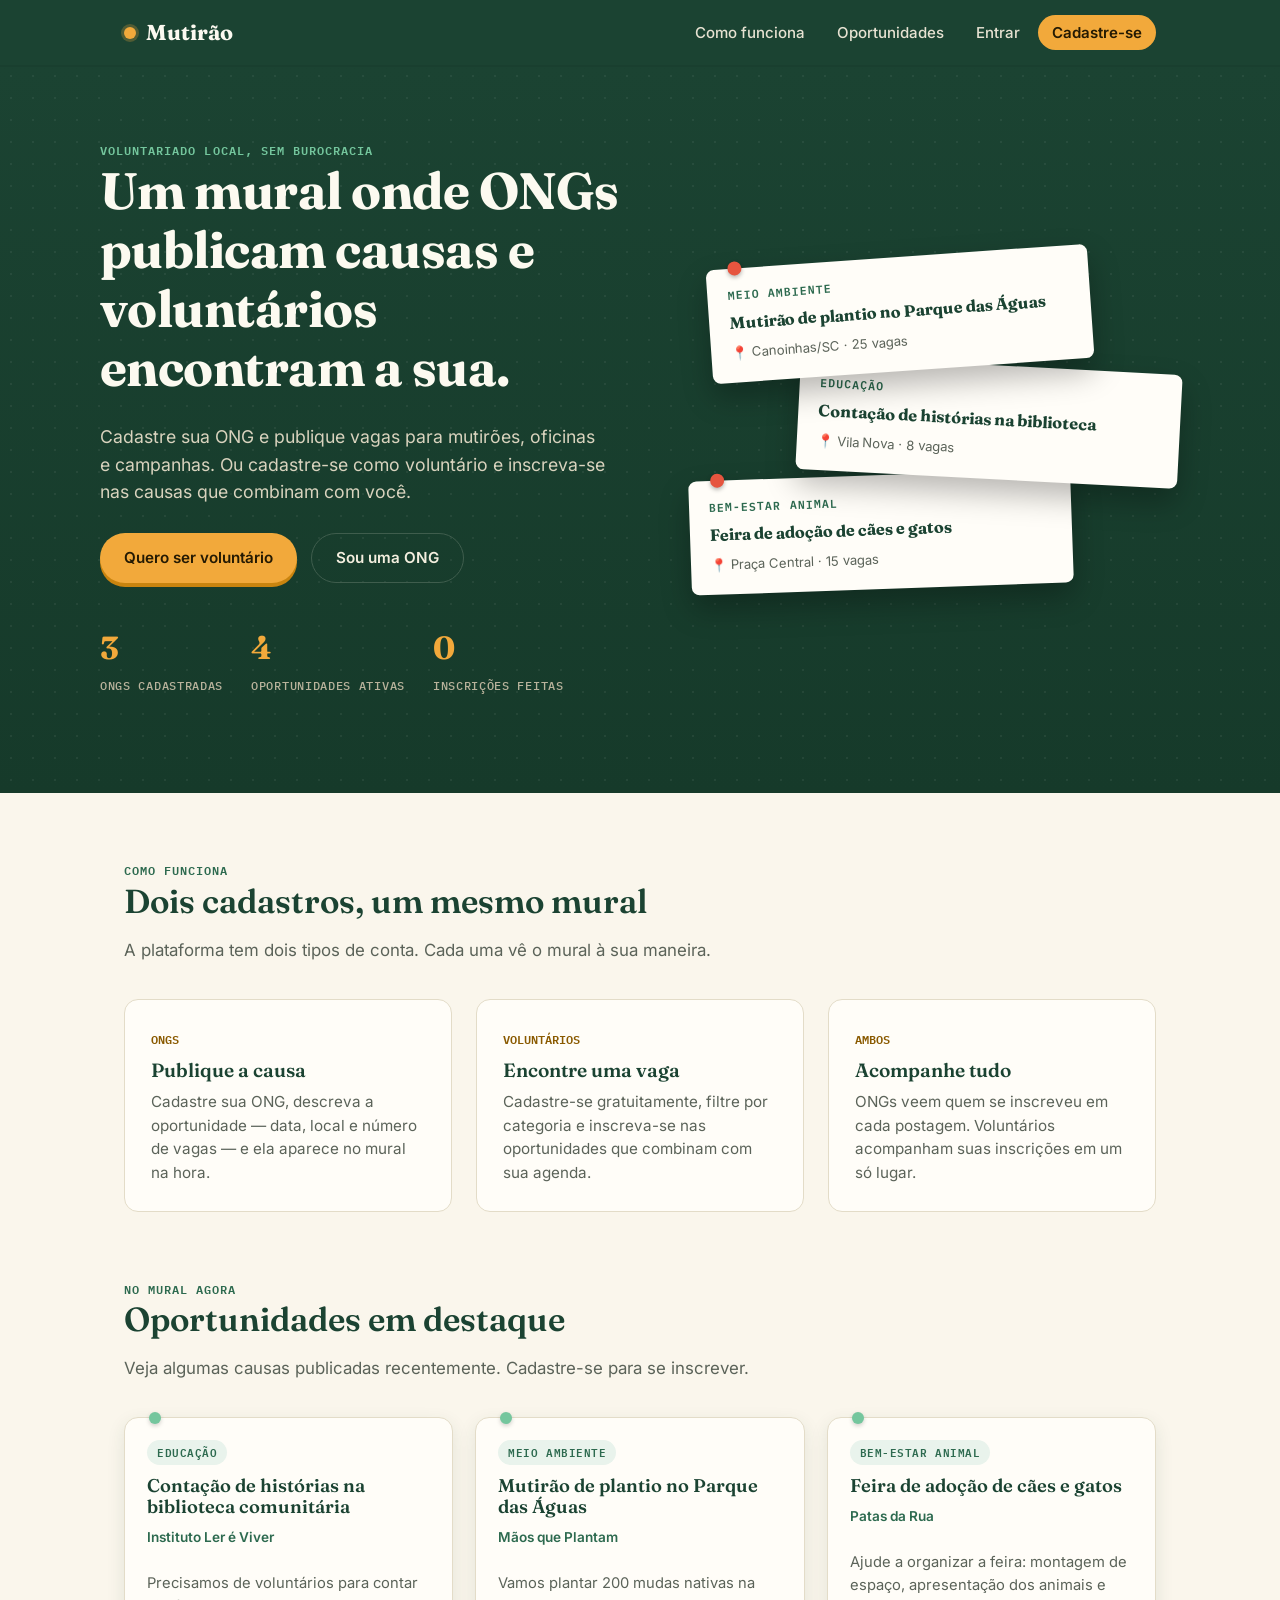
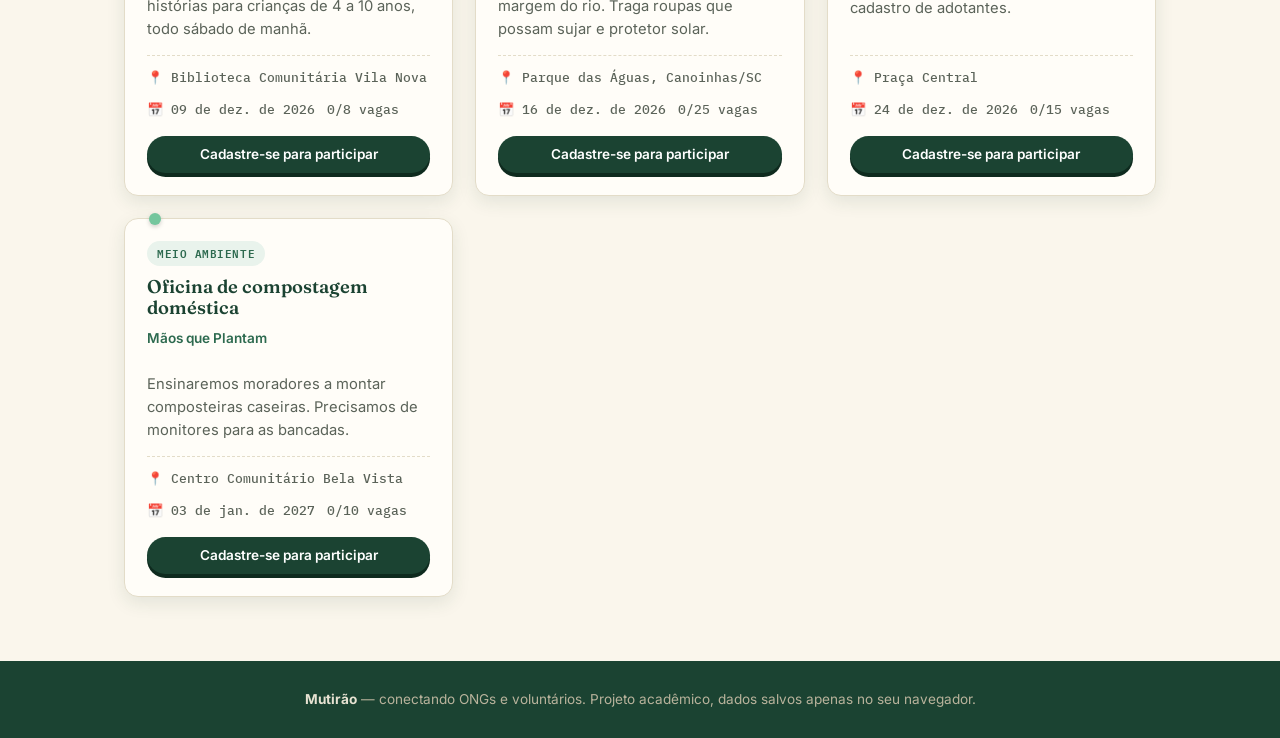
<file: index.html>
<!DOCTYPE html>
<html lang="pt-BR">
<head>
  <meta charset="UTF-8">
  <meta name="viewport" content="width=device-width, initial-scale=1.0">
  <title>Mutirão — Conecte ONGs e voluntários</title>
  <meta name="description" content="Mutirão conecta ONGs e voluntários. Publique oportunidades de voluntariado ou encontre causas para apoiar perto de você.">
  <link rel="stylesheet" href="css/style.css">
</head>
<body>

  <header class="topo">
    <nav class="nav">
      <a href="index.html" class="marca"><span class="marca__pin"></span> Mutirão</a>
      <ul class="nav__links">
        <li><a class="nav__link" href="#como-funciona">Como funciona</a></li>
        <li><a class="nav__link" href="#oportunidades">Oportunidades</a></li>
        <li><a class="nav__link" href="login.html" data-nav="login.html">Entrar</a></li>
        <li><a class="nav__link nav__link--destaque" href="cadastro.html" data-nav="cadastro.html">Cadastre-se</a></li>
      </ul>
    </nav>
  </header>

  <main>
  <section class="hero">
    <div class="hero__grade">
      <div>
        <span class="rotulo hero__ola">Voluntariado local, sem burocracia</span>
        <h1>Um mural onde ONGs publicam causas e voluntários encontram a sua.</h1>
        <p class="hero__texto">Cadastre sua ONG e publique vagas para mutirões, oficinas e campanhas. Ou cadastre-se como voluntário e inscreva-se nas causas que combinam com você.</p>
        <div class="hero__cta">
          <a class="btn btn--primario" href="cadastro.html">Quero ser voluntário</a>
          <a class="btn btn--fantasma" style="border-color:#3f5d4d;color:#F4EFDF" href="cadastro.html">Sou uma ONG</a>
        </div>
        <div class="hero__stats">
          <div>
            <span class="hero__stat-numero" id="stat-ongs">–</span>
            <span class="hero__stat-legenda">ONGs cadastradas</span>
          </div>
          <div>
            <span class="hero__stat-numero" id="stat-postagens">–</span>
            <span class="hero__stat-legenda">oportunidades ativas</span>
          </div>
          <div>
            <span class="hero__stat-numero" id="stat-inscricoes">–</span>
            <span class="hero__stat-legenda">inscrições feitas</span>
          </div>
        </div>
      </div>

      <div class="mural" aria-hidden="true">
        <div class="mural__cartao mural__cartao--1">
          <span class="rotulo">Meio Ambiente</span>
          <strong>Mutirão de plantio no Parque das Águas</strong>
          <span class="local">📍 Canoinhas/SC · 25 vagas</span>
        </div>
        <div class="mural__cartao mural__cartao--2">
          <span class="rotulo">Educação</span>
          <strong>Contação de histórias na biblioteca</strong>
          <span class="local">📍 Vila Nova · 8 vagas</span>
        </div>
        <div class="mural__cartao mural__cartao--3">
          <span class="rotulo">Bem-estar Animal</span>
          <strong>Feira de adoção de cães e gatos</strong>
          <span class="local">📍 Praça Central · 15 vagas</span>
        </div>
      </div>
    </div>
  </section>

  <section class="secao" id="como-funciona">
    <div class="container">
      <div class="secao__cabecalho">
        <span class="rotulo">Como funciona</span>
        <h2>Dois cadastros, um mesmo mural</h2>
        <p>A plataforma tem dois tipos de conta. Cada uma vê o mural à sua maneira.</p>
      </div>
      <div class="como-funciona">
        <div class="passo">
          <span class="passo__rotulo">ONGS</span>
          <h3>Publique a causa</h3>
          <p>Cadastre sua ONG, descreva a oportunidade — data, local e número de vagas — e ela aparece no mural na hora.</p>
        </div>
        <div class="passo">
          <span class="passo__rotulo">VOLUNTÁRIOS</span>
          <h3>Encontre uma vaga</h3>
          <p>Cadastre-se gratuitamente, filtre por categoria e inscreva-se nas oportunidades que combinam com sua agenda.</p>
        </div>
        <div class="passo">
          <span class="passo__rotulo">AMBOS</span>
          <h3>Acompanhe tudo</h3>
          <p>ONGs veem quem se inscreveu em cada postagem. Voluntários acompanham suas inscrições em um só lugar.</p>
        </div>
      </div>
    </div>
  </section>

  <section class="secao" id="oportunidades" style="padding-top:0">
    <div class="container">
      <div class="secao__cabecalho">
        <span class="rotulo">No mural agora</span>
        <h2>Oportunidades em destaque</h2>
        <p>Veja algumas causas publicadas recentemente. Cadastre-se para se inscrever.</p>
      </div>
      <div class="grade-postagens" id="grade-destaque"></div>
    </div>
  </section>

  </main>

  <footer class="rodape">
    <p><strong>Mutirão</strong> — conectando ONGs e voluntários. Projeto acadêmico, dados salvos apenas no seu navegador.</p>
  </footer>

  <script src="js/storage.js" defer></script>
  <script src="js/ui.js" defer></script>
  <script>
    function iniciar() {
      const ongs = DB.getOngs();
      const postagens = DB.getPostagens();
      const inscricoes = DB.getInscricoes();

      document.getElementById('stat-ongs').textContent = ongs.length;
      document.getElementById('stat-postagens').textContent = postagens.length;
      document.getElementById('stat-inscricoes').textContent = inscricoes.length;

      const destaque = [...postagens]
        .sort((a, b) => new Date(a.data) - new Date(b.data))
        .slice(0, 6);

      const grade = document.getElementById('grade-destaque');

      if (destaque.length === 0) {
        grade.innerHTML = '<div class="estado-vazio"><strong>O mural está vazio</strong>Nenhuma ONG publicou uma oportunidade ainda.</div>';
        return;
      }

      grade.innerHTML = destaque.map(p => {
        const ong = DB.encontrarOngPorId(p.ongId);
        const ocupadas = DB.vagasOcupadas(p.id);
        const cheias = ocupadas >= p.vagas;
        return `
          <article class="cartao-postagem">
            ${imagemPostagemHTML(p)}
            <div class="cartao-postagem__topo">
              <span class="badge">${escapeHTML(p.categoria)}</span>
              ${cheias ? '<span class="badge badge--coral">Lotado</span>' : ''}
            </div>
            <h3>${escapeHTML(p.titulo)}</h3>
            <p class="cartao-postagem__ong">${ong ? escapeHTML(ong.nome) : 'ONG'}</p>
            <p class="cartao-postagem__desc">${escapeHTML(p.descricao)}</p>
            <div class="cartao-postagem__meta">
              <span>📍 ${escapeHTML(p.local)}</span>
              <span>📅 ${formatarData(p.data)}</span>
              <span>${ocupadas}/${p.vagas} vagas</span>
            </div>
            <div class="cartao-postagem__acoes">
              <a href="cadastro.html" class="btn btn--verde btn--pequeno btn--bloco">Cadastre-se para participar</a>
            </div>
          </article>
        `;
      }).join('');
    }
    document.addEventListener('DOMContentLoaded', iniciar);
  </script>
</body>
</html>
</file>
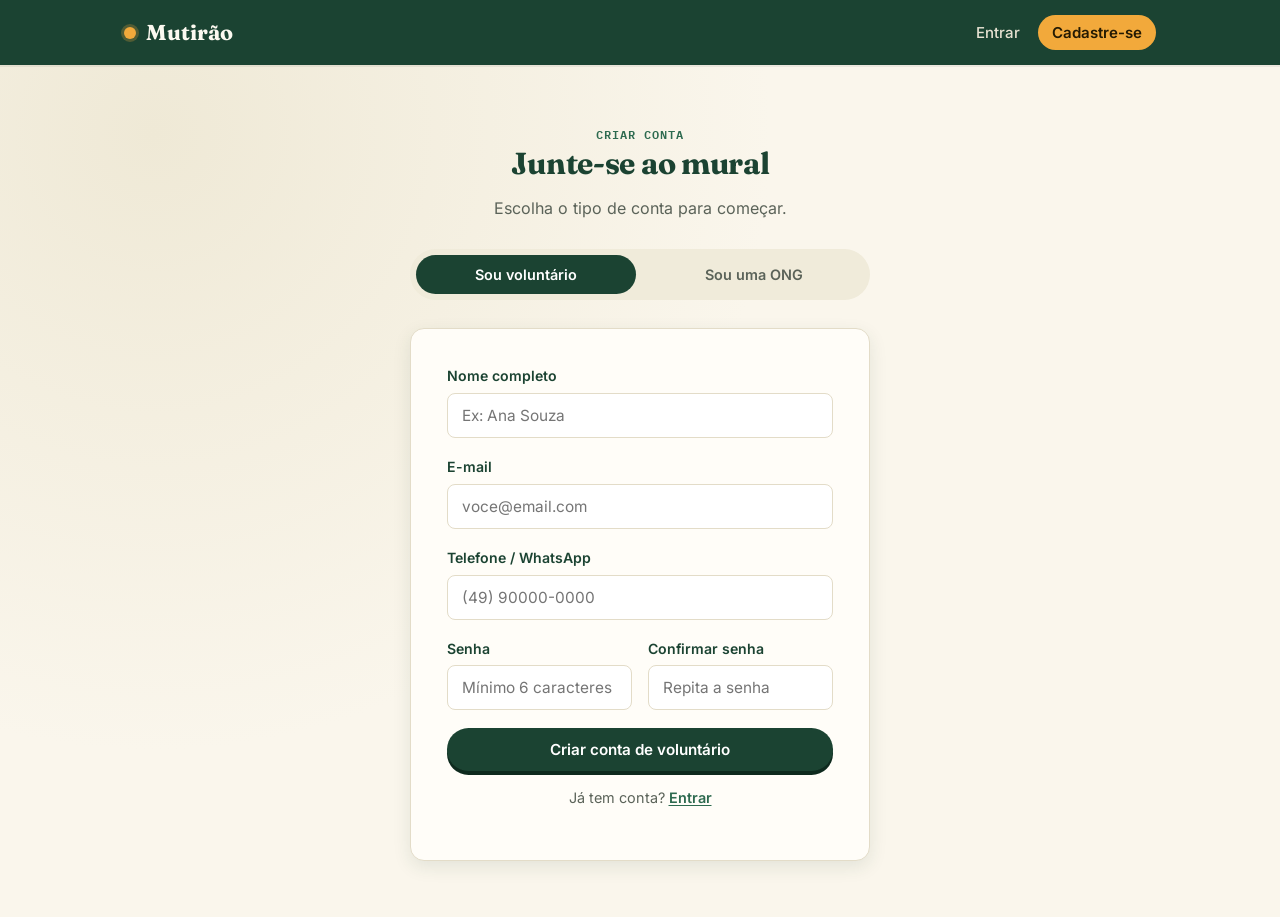
<file: cadastro.html>
<!DOCTYPE html>
<html lang="pt-BR">
<head>
  <meta charset="UTF-8">
  <meta name="viewport" content="width=device-width, initial-scale=1.0">
  <title>Cadastre-se — Mutirão</title>
  <meta name="description" content="Cadastre sua ONG ou crie sua conta de voluntário no Mutirão e comece a participar.">
  <link rel="stylesheet" href="css/style.css">
</head>
<body>

  <header class="topo">
    <nav class="nav">
      <a href="index.html" class="marca"><span class="marca__pin"></span> Mutirão</a>
      <ul class="nav__links">
        <li><a class="nav__link" href="login.html" data-nav="login.html">Entrar</a></li>
        <li><a class="nav__link nav__link--destaque" href="cadastro.html" data-nav="cadastro.html">Cadastre-se</a></li>
      </ul>
    </nav>
  </header>

  <main class="pagina-auth">
    <div class="pagina-auth__grade">
      <div class="pagina-auth__cabecalho">
        <span class="rotulo">Criar conta</span>
        <h1 style="font-size:1.9rem">Junte-se ao mural</h1>
        <p>Escolha o tipo de conta para começar.</p>
      </div>

      <div class="abas" role="tablist">
        <button class="abas__botao abas__botao--ativa" id="botao-aba-voluntario" role="tab" aria-controls="conteudo-aba-voluntario" aria-selected="true" onclick="mudarAba('voluntario')">Sou voluntário</button>
        <button class="abas__botao" id="botao-aba-ong" role="tab" aria-controls="conteudo-aba-ong" aria-selected="false" onclick="mudarAba('ong')">Sou uma ONG</button>
      </div>

      <div class="cartao-form">

        <!-- Cadastro de voluntário -->
        <div class="aba-conteudo aba-conteudo--ativa" id="conteudo-aba-voluntario" role="tabpanel" aria-labelledby="botao-aba-voluntario">
          <form id="form-cadastro-voluntario" novalidate>
            <div class="campo" id="campo-v-nome">
              <label for="v-nome">Nome completo</label>
              <input type="text" id="v-nome" name="nome" autocomplete="name" placeholder="Ex: Ana Souza">
              <span class="campo__erro">Informe seu nome completo.</span>
            </div>
            <div class="campo" id="campo-v-email">
              <label for="v-email">E-mail</label>
              <input type="email" id="v-email" name="email" autocomplete="email" placeholder="voce@email.com">
              <span class="campo__erro">Informe um e-mail válido.</span>
            </div>
            <div class="campo" id="campo-v-telefone">
              <label for="v-telefone">Telefone / WhatsApp</label>
              <input type="tel" id="v-telefone" name="telefone" autocomplete="tel" placeholder="(49) 90000-0000">
              <span class="campo__erro">Informe um telefone de contato.</span>
            </div>
            <div class="campo-linha">
              <div class="campo" id="campo-v-senha">
                <label for="v-senha">Senha</label>
                <input type="password" id="v-senha" name="senha" autocomplete="new-password" placeholder="Mínimo 6 caracteres">
                <span class="campo__erro">A senha precisa ter no mínimo 6 caracteres.</span>
              </div>
              <div class="campo" id="campo-v-senha2">
                <label for="v-senha2">Confirmar senha</label>
                <input type="password" id="v-senha2" name="senha2" autocomplete="new-password" placeholder="Repita a senha">
                <span class="campo__erro">As senhas não coincidem.</span>
              </div>
            </div>
            <button type="submit" class="btn btn--verde btn--bloco">Criar conta de voluntário</button>
            <p class="form__link-alt" style="text-align:center;margin-top:16px">Já tem conta? <a href="login.html">Entrar</a></p>
          </form>
        </div>

        <!-- Cadastro de ONG -->
        <div class="aba-conteudo" id="conteudo-aba-ong" role="tabpanel" aria-labelledby="botao-aba-ong">
          <form id="form-cadastro-ong" novalidate>
            <div class="campo" id="campo-o-nome">
              <label for="o-nome">Nome da ONG</label>
              <input type="text" id="o-nome" name="nome" placeholder="Ex: Mãos que Plantam">
              <span class="campo__erro">Informe o nome da ONG.</span>
            </div>
            <div class="campo" id="campo-o-email">
              <label for="o-email">E-mail institucional</label>
              <input type="email" id="o-email" name="email" placeholder="contato@ong.org.br">
              <span class="campo__erro">Informe um e-mail válido.</span>
            </div>
            <div class="campo-linha">
              <div class="campo" id="campo-o-cnpj">
                <label for="o-cnpj">CNPJ</label>
                <input type="text" id="o-cnpj" name="cnpj" placeholder="00.000.000/0001-00">
                <span class="campo__erro">Informe um CNPJ com 14 dígitos.</span>
              </div>
              <div class="campo" id="campo-o-area">
                <label for="o-area">Área de atuação</label>
                <select id="o-area" name="area">
                  <option value="">Selecione</option>
                  <option>Meio Ambiente</option>
                  <option>Educação</option>
                  <option>Saúde</option>
                  <option>Bem-estar Animal</option>
                  <option>Assistência Social</option>
                  <option>Cultura</option>
                  <option>Outra</option>
                </select>
                <span class="campo__erro">Selecione uma área.</span>
              </div>
            </div>
            <div class="campo" id="campo-o-descricao">
              <label for="o-descricao">Descrição da ONG</label>
              <textarea id="o-descricao" name="descricao" placeholder="Conte em poucas linhas o que a ONG faz."></textarea>
              <span class="campo__erro">Escreva uma breve descrição.</span>
            </div>
            <div class="campo-linha">
              <div class="campo" id="campo-o-senha">
                <label for="o-senha">Senha</label>
                <input type="password" id="o-senha" name="senha" placeholder="Mínimo 6 caracteres">
                <span class="campo__erro">A senha precisa ter no mínimo 6 caracteres.</span>
              </div>
              <div class="campo" id="campo-o-senha2">
                <label for="o-senha2">Confirmar senha</label>
                <input type="password" id="o-senha2" name="senha2" placeholder="Repita a senha">
                <span class="campo__erro">As senhas não coincidem.</span>
              </div>
            </div>
            <button type="submit" class="btn btn--primario btn--bloco">Cadastrar ONG</button>
            <p class="form__link-alt" style="text-align:center;margin-top:16px">Já tem conta? <a href="login.html">Entrar</a></p>
          </form>
        </div>

      </div>
    </div>
  </main>

  <script src="js/storage.js" defer></script>
  <script src="js/ui.js" defer></script>
  <script src="js/cadastro.js" defer></script>
</body>
</html>
</file>
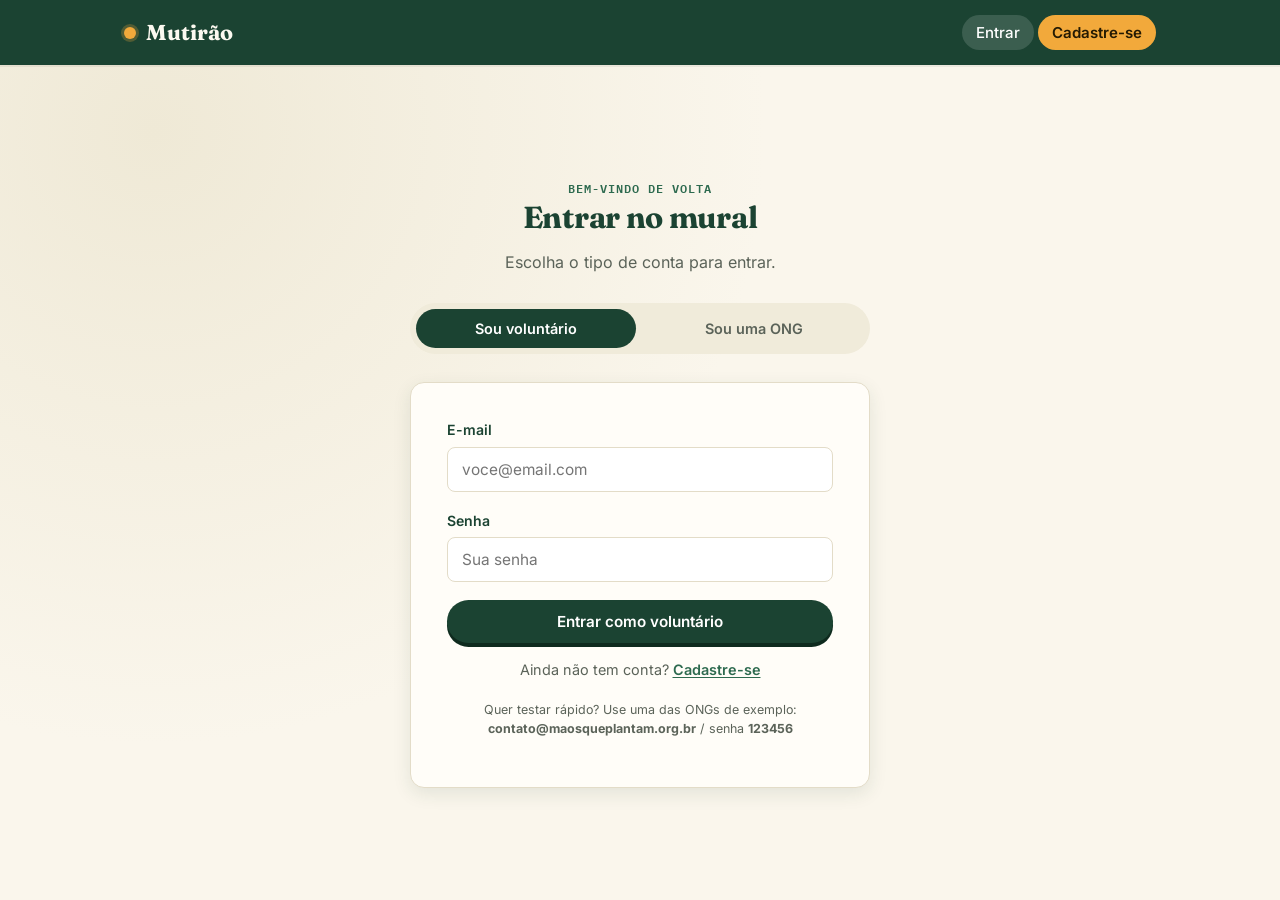
<file: login.html>
<!DOCTYPE html>
<html lang="pt-BR">
<head>
  <meta charset="UTF-8">
  <meta name="viewport" content="width=device-width, initial-scale=1.0">
  <title>Entrar — Mutirão</title>
  <meta name="description" content="Entre no Mutirão como voluntário ou como ONG e acompanhe suas oportunidades de voluntariado.">
  <link rel="stylesheet" href="css/style.css">
</head>
<body>

  <header class="topo">
    <nav class="nav">
      <a href="index.html" class="marca"><span class="marca__pin"></span> Mutirão</a>
      <ul class="nav__links">
        <li><a class="nav__link nav__link--ativo" href="login.html" data-nav="login.html">Entrar</a></li>
        <li><a class="nav__link nav__link--destaque" href="cadastro.html" data-nav="cadastro.html">Cadastre-se</a></li>
      </ul>
    </nav>
  </header>

  <main class="pagina-auth">
    <div class="pagina-auth__grade">
      <div class="pagina-auth__cabecalho">
        <span class="rotulo">Bem-vindo de volta</span>
        <h1 style="font-size:1.9rem">Entrar no mural</h1>
        <p>Escolha o tipo de conta para entrar.</p>
      </div>

      <div class="abas" role="tablist">
        <button class="abas__botao abas__botao--ativa" id="botao-aba-voluntario" role="tab" aria-controls="conteudo-aba-voluntario" aria-selected="true" onclick="mudarAbaLogin('voluntario')">Sou voluntário</button>
        <button class="abas__botao" id="botao-aba-ong" role="tab" aria-controls="conteudo-aba-ong" aria-selected="false" onclick="mudarAbaLogin('ong')">Sou uma ONG</button>
      </div>

      <div class="cartao-form">

        <div class="aba-conteudo aba-conteudo--ativa" id="conteudo-aba-voluntario" role="tabpanel" aria-labelledby="botao-aba-voluntario">
          <form id="form-login-voluntario" novalidate>
            <div class="campo" id="campo-lv-email">
              <label for="lv-email">E-mail</label>
              <input type="email" id="lv-email" autocomplete="email" placeholder="voce@email.com">
              <span class="campo__erro">Informe seu e-mail.</span>
            </div>
            <div class="campo" id="campo-lv-senha">
              <label for="lv-senha">Senha</label>
              <input type="password" id="lv-senha" autocomplete="current-password" placeholder="Sua senha">
              <span class="campo__erro">Informe sua senha.</span>
            </div>
            <button type="submit" class="btn btn--verde btn--bloco">Entrar como voluntário</button>
            <p class="form__link-alt" style="text-align:center;margin-top:16px">Ainda não tem conta? <a href="cadastro.html">Cadastre-se</a></p>
          </form>
        </div>

        <div class="aba-conteudo" id="conteudo-aba-ong" role="tabpanel" aria-labelledby="botao-aba-ong">
          <form id="form-login-ong" novalidate>
            <div class="campo" id="campo-lo-email">
              <label for="lo-email">E-mail institucional</label>
              <input type="email" id="lo-email" autocomplete="email" placeholder="contato@ong.org.br">
              <span class="campo__erro">Informe o e-mail da ONG.</span>
            </div>
            <div class="campo" id="campo-lo-senha">
              <label for="lo-senha">Senha</label>
              <input type="password" id="lo-senha" autocomplete="current-password" placeholder="Sua senha">
              <span class="campo__erro">Informe a senha.</span>
            </div>
            <button type="submit" class="btn btn--primario btn--bloco">Entrar como ONG</button>
            <p class="form__link-alt" style="text-align:center;margin-top:16px">Ainda não tem conta? <a href="cadastro.html">Cadastre-se</a></p>
          </form>
        </div>

        <p class="campo__dica" style="text-align:center;margin-top:18px">Quer testar rápido? Use uma das ONGs de exemplo: <strong>contato@maosqueplantam.org.br</strong> / senha <strong>123456</strong></p>
      </div>
    </div>
  </main>

  <script src="js/storage.js" defer></script>
  <script src="js/ui.js" defer></script>
  <script src="js/login.js" defer></script>
</body>
</html>
</file>
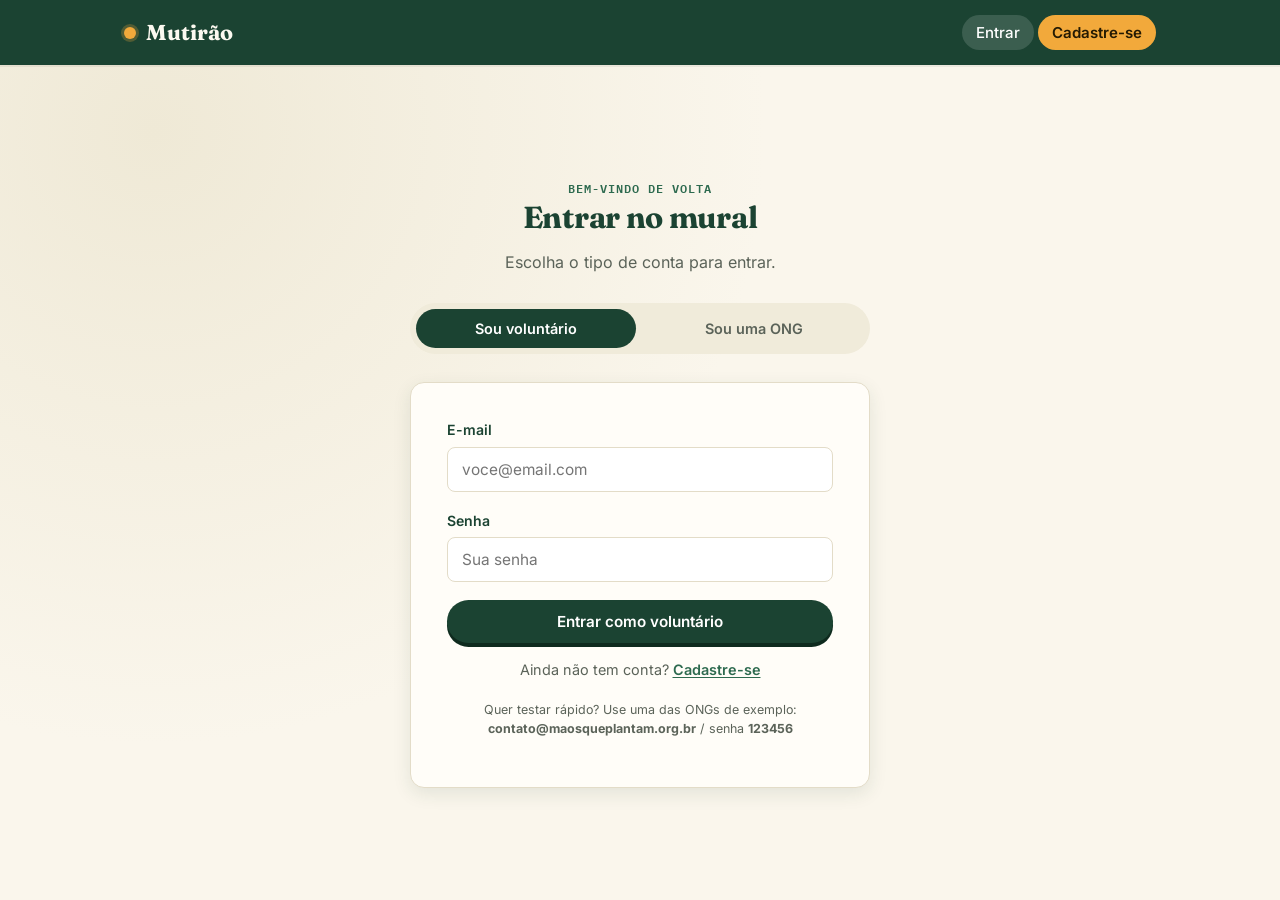
<file: ong.html>
<!DOCTYPE html>
<html lang="pt-BR">
<head>
  <meta charset="UTF-8">
  <meta name="viewport" content="width=device-width, initial-scale=1.0">
  <title>Painel da ONG — Mutirão</title>
  <meta name="description" content="Painel da ONG no Mutirão: publique e gerencie oportunidades de voluntariado.">
  <link rel="stylesheet" href="css/style.css">
</head>
<body>

  <header class="topo">
    <nav class="nav">
      <a href="index.html" class="marca"><span class="marca__pin"></span> Mutirão</a>
      <div class="nav__usuario">
        <span class="nav__nome" id="nav-nome-ong"></span>
        <button class="btn btn--fantasma btn--pequeno" style="border-color:#3f5d4d;color:#F4EFDF" onclick="sair()">Sair</button>
      </div>
    </nav>
  </header>

  <section class="painel-cabecalho">
    <div class="container">
      <span class="rotulo">Painel da ONG</span>
      <h1 id="titulo-ong">—</h1>
      <p id="area-ong">—</p>
    </div>
  </section>

  <main class="container" style="padding-top:32px;padding-bottom:64px">

    <div class="painel-abas" role="group" aria-label="Seções do painel">
      <button class="painel-abas__botao painel-abas__botao--ativa" aria-current="true" id="botao-painel-postagens" onclick="mudarPainel('postagens')">Minhas postagens</button>
      <button class="painel-abas__botao" id="botao-painel-nova" onclick="mudarPainel('nova')">Nova postagem</button>
      <button class="painel-abas__botao" id="botao-painel-perfil" onclick="mudarPainel('perfil')">Perfil da ONG</button>
    </div>

    <!-- Minhas postagens -->
    <section class="painel-secao painel-secao--ativa" id="painel-postagens">
      <div class="painel-linha-topo">
        <div>
          <h2 style="margin-bottom:2px">Minhas postagens</h2>
          <p style="color:var(--tinta-suave);margin:0">Oportunidades publicadas pela sua ONG.</p>
        </div>
        <button class="btn btn--primario" onclick="abrirNovaPostagem()">+ Nova postagem</button>
      </div>
      <div class="grade-postagens" id="grade-minhas-postagens"></div>
    </section>

    <!-- Nova postagem / edição -->
    <section class="painel-secao" id="painel-nova">
      <h2 id="titulo-form-postagem">Nova postagem</h2>
      <p style="color:var(--tinta-suave);margin-top:-8px">Preencha os dados da oportunidade que sua ONG está oferecendo.</p>
      <div class="cartao-form" style="max-width:640px">
        <form id="form-postagem" novalidate>
          <input type="hidden" id="p-id">
          <div class="campo" id="campo-p-titulo">
            <label for="p-titulo">Título da oportunidade</label>
            <input type="text" id="p-titulo" placeholder="Ex: Mutirão de plantio no Parque das Águas">
            <span class="campo__erro">Informe um título.</span>
          </div>
          <div class="campo-linha">
            <div class="campo" id="campo-p-categoria">
              <label for="p-categoria">Categoria</label>
              <select id="p-categoria">
                <option value="">Selecione</option>
                <option>Meio Ambiente</option>
                <option>Educação</option>
                <option>Saúde</option>
                <option>Bem-estar Animal</option>
                <option>Assistência Social</option>
                <option>Cultura</option>
                <option>Outra</option>
              </select>
              <span class="campo__erro">Selecione uma categoria.</span>
            </div>
            <div class="campo" id="campo-p-vagas">
              <label for="p-vagas">Número de vagas</label>
              <input type="number" id="p-vagas" min="1" placeholder="Ex: 20">
              <span class="campo__erro">Informe um número de vagas válido.</span>
            </div>
          </div>
          <div class="campo" id="campo-p-descricao">
            <label for="p-descricao">Descrição</label>
            <textarea id="p-descricao" placeholder="O que os voluntários vão fazer? O que devem levar?"></textarea>
            <span class="campo__erro">Escreva uma descrição.</span>
          </div>
          <div class="campo-linha">
            <div class="campo" id="campo-p-local">
              <label for="p-local">Local</label>
              <input type="text" id="p-local" placeholder="Ex: Parque das Águas, Canoinhas/SC">
              <span class="campo__erro">Informe o local.</span>
            </div>
            <div class="campo" id="campo-p-data">
              <label for="p-data">Data</label>
              <input type="date" id="p-data">
              <span class="campo__erro">Escolha uma data futura.</span>
            </div>
          </div>
          <div class="campo" id="campo-p-imagem">
            <label for="p-imagem">Imagem da postagem <span style="font-weight:400;color:var(--tinta-suave)">(opcional)</span></label>
            <input type="file" id="p-imagem" accept="image/*">
            <div class="previa-imagem" id="previa-imagem" hidden>
              <img id="previa-imagem-img" src="[data-uri]" alt="Pré-visualização da imagem">
              <button type="button" class="btn btn--fantasma btn--pequeno" onclick="removerImagemPostagem()">Remover imagem</button>
            </div>
          </div>
          <div class="form__rodape">
            <button type="button" class="btn btn--fantasma" onclick="cancelarEdicaoPostagem()">Cancelar</button>
            <button type="submit" class="btn btn--primario" id="botao-salvar-postagem">Publicar postagem</button>
          </div>
        </form>
      </div>
    </section>

    <!-- Perfil -->
    <section class="painel-secao" id="painel-perfil">
      <h2>Perfil da ONG</h2>
      <p style="color:var(--tinta-suave);margin-top:-8px">Essas informações aparecem para os voluntários.</p>
      <div class="cartao-form" style="max-width:640px">
        <form id="form-perfil-ong" novalidate>
          <div class="campo" id="campo-pf-nome">
            <label for="pf-nome">Nome da ONG</label>
            <input type="text" id="pf-nome">
            <span class="campo__erro">Informe o nome da ONG.</span>
          </div>
          <div class="campo-linha">
            <div class="campo">
              <label for="pf-email">E-mail (login)</label>
              <input type="email" id="pf-email" disabled>
            </div>
            <div class="campo">
              <label for="pf-cnpj">CNPJ</label>
              <input type="text" id="pf-cnpj" disabled>
            </div>
          </div>
          <div class="campo" id="campo-pf-area">
            <label for="pf-area">Área de atuação</label>
            <select id="pf-area">
              <option>Meio Ambiente</option>
              <option>Educação</option>
              <option>Saúde</option>
              <option>Bem-estar Animal</option>
              <option>Assistência Social</option>
              <option>Cultura</option>
              <option>Outra</option>
            </select>
          </div>
          <div class="campo" id="campo-pf-descricao">
            <label for="pf-descricao">Descrição</label>
            <textarea id="pf-descricao"></textarea>
            <span class="campo__erro">Escreva uma breve descrição.</span>
          </div>
          <div class="form__rodape">
            <span></span>
            <button type="submit" class="btn btn--primario">Salvar alterações</button>
          </div>
        </form>
      </div>
    </section>
  </main>

  <!-- Modal: inscritos -->
  <div class="modal-fundo" id="modal-inscritos">
    <div class="modal">
      <div class="modal__cabecalho">
        <div>
          <span class="rotulo">Inscritos</span>
          <h3 id="modal-inscritos-titulo" style="margin:0">—</h3>
        </div>
        <button class="modal__fechar" onclick="fecharModalInscritos()" aria-label="Fechar">×</button>
      </div>
      <ul class="lista-inscritos" id="modal-inscritos-lista" style="margin-top:18px"></ul>
    </div>
  </div>

  <script src="js/storage.js" defer></script>
  <script src="js/ui.js" defer></script>
  <script src="js/ong.js" defer></script>
</body>
</html>
</file>
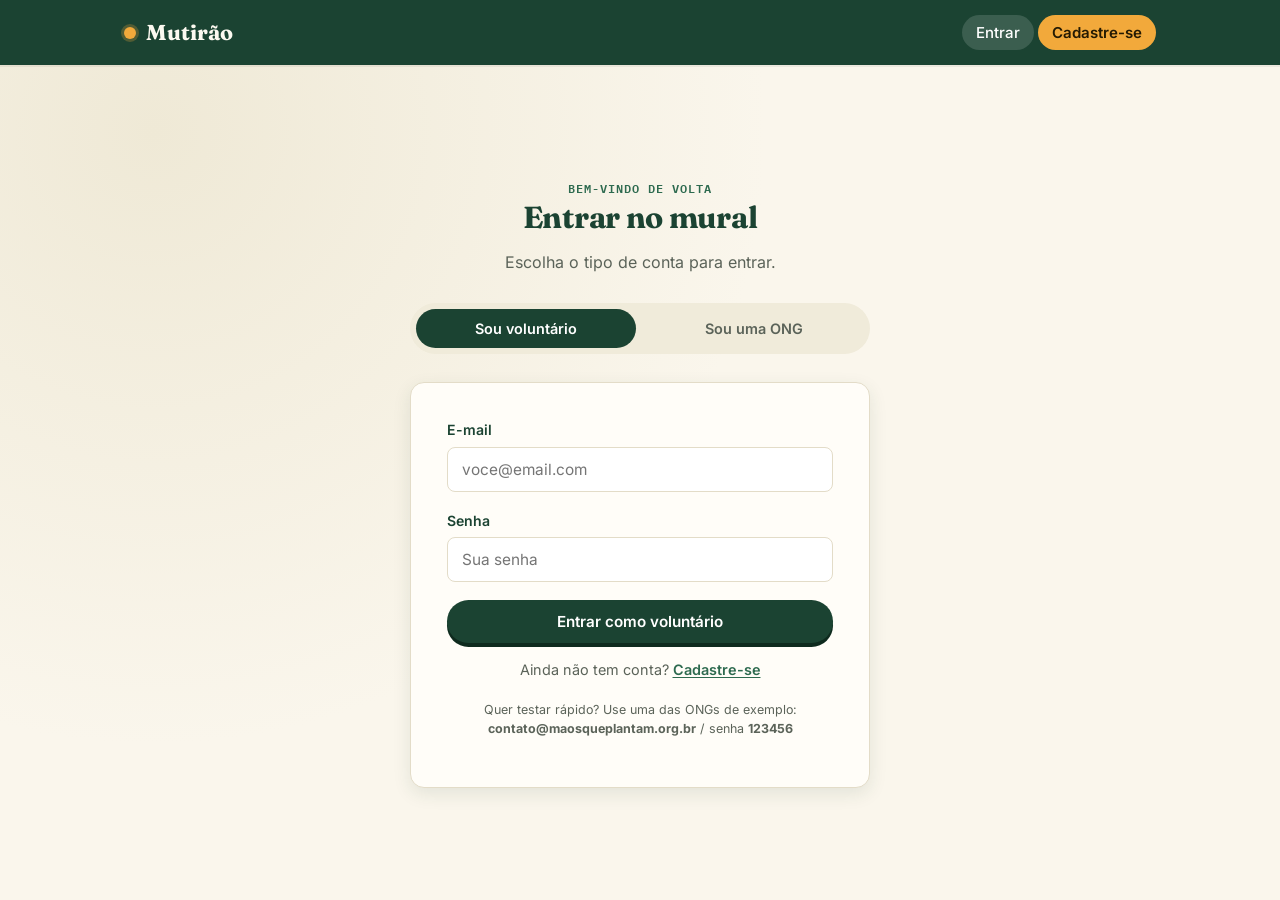
<file: usuario.html>
<!DOCTYPE html>
<html lang="pt-BR">
<head>
  <meta charset="UTF-8">
  <meta name="viewport" content="width=device-width, initial-scale=1.0">
  <title>Painel do voluntário — Mutirão</title>
  <meta name="description" content="Painel do voluntário no Mutirão: encontre oportunidades e acompanhe suas inscrições.">
  <link rel="stylesheet" href="css/style.css">
</head>
<body>

  <header class="topo">
    <nav class="nav">
      <a href="index.html" class="marca"><span class="marca__pin"></span> Mutirão</a>
      <div class="nav__usuario">
        <span class="nav__nome" id="nav-nome-usuario"></span>
        <button class="btn btn--fantasma btn--pequeno" style="border-color:#3f5d4d;color:#F4EFDF" onclick="sair()">Sair</button>
      </div>
    </nav>
  </header>

  <section class="painel-cabecalho">
    <div class="container">
      <span class="rotulo">Painel do voluntário</span>
      <h1 id="titulo-usuario">—</h1>
      <p>Encontre uma causa e inscreva-se em poucos cliques.</p>
    </div>
  </section>

  <main class="container" style="padding-top:32px;padding-bottom:64px">

    <div class="painel-abas" role="group" aria-label="Seções do painel">
      <button class="painel-abas__botao painel-abas__botao--ativa" aria-current="true" id="botao-painel-disponiveis" onclick="mudarPainelUsuario('disponiveis')">Oportunidades disponíveis</button>
      <button class="painel-abas__botao" id="botao-painel-inscricoes" onclick="mudarPainelUsuario('inscricoes')">Minhas inscrições</button>
      <button class="painel-abas__botao" id="botao-painel-perfil" onclick="mudarPainelUsuario('perfil')">Perfil</button>
    </div>

    <!-- Oportunidades disponíveis -->
    <section class="painel-secao painel-secao--ativa" id="painel-disponiveis">
      <h2>Oportunidades disponíveis</h2>
      <p style="color:var(--tinta-suave);margin-top:-8px">Busque por título ou local e inscreva-se nas causas que combinam com você.</p>
      <div class="filtros">
        <input type="text" id="filtro-busca" aria-label="Buscar oportunidades por título ou local" placeholder="Buscar por título ou local...">
        <select id="filtro-categoria" aria-label="Filtrar por categoria">
          <option value="">Todas as categorias</option>
          <option>Meio Ambiente</option>
          <option>Educação</option>
          <option>Saúde</option>
          <option>Bem-estar Animal</option>
          <option>Assistência Social</option>
          <option>Cultura</option>
          <option>Outra</option>
        </select>
      </div>
      <div class="grade-postagens" id="grade-disponiveis"></div>
    </section>

    <!-- Minhas inscrições -->
    <section class="painel-secao" id="painel-inscricoes">
      <h2>Minhas inscrições</h2>
      <p style="color:var(--tinta-suave);margin-top:-8px">Oportunidades em que você já está inscrito(a).</p>
      <div class="grade-postagens" id="grade-inscricoes"></div>
    </section>

    <!-- Perfil -->
    <section class="painel-secao" id="painel-perfil">
      <h2>Meu perfil</h2>
      <div class="cartao-form" style="max-width:560px">
        <form id="form-perfil-usuario" novalidate>
          <div class="campo" id="campo-pu-nome">
            <label for="pu-nome">Nome completo</label>
            <input type="text" id="pu-nome">
            <span class="campo__erro">Informe seu nome completo.</span>
          </div>
          <div class="campo">
            <label for="pu-email">E-mail (login)</label>
            <input type="email" id="pu-email" disabled>
          </div>
          <div class="campo" id="campo-pu-telefone">
            <label for="pu-telefone">Telefone / WhatsApp</label>
            <input type="tel" id="pu-telefone">
            <span class="campo__erro">Informe um telefone válido.</span>
          </div>
          <div class="form__rodape">
            <span></span>
            <button type="submit" class="btn btn--primario">Salvar alterações</button>
          </div>
        </form>
      </div>
    </section>
  </main>

  <script src="js/storage.js" defer></script>
  <script src="js/ui.js" defer></script>
  <script src="js/usuario.js" defer></script>
</body>
</html>
</file>
<file: css/style.css>
/* ==========================================================================
   Mutirão — folha de estilos
   Paleta inspirada em mural comunitário: verde-mata, sol e papel.
   ========================================================================== */


/* Fontes hospedadas no próprio site (sem requisições a terceiros) */
@font-face {
  font-family: 'Fraunces';
  font-style: normal;
  font-weight: 100 900;
  font-display: swap;
  src: url('../fonts/fraunces-latin-full-normal.woff2') format('woff2');
  unicode-range: U+0000-00FF,U+0131,U+0152-0153,U+02BB-02BC,U+02C6,U+02DA,U+02DC,U+0304,U+0308,U+0329,U+2000-206F,U+20AC,U+2122,U+2191,U+2193,U+2212,U+2215,U+FEFF,U+FFFD;
}
@font-face {
  font-family: 'Inter';
  font-style: normal;
  font-weight: 100 900;
  font-display: swap;
  src: url('../fonts/inter-latin-wght-normal.woff2') format('woff2');
  unicode-range: U+0000-00FF,U+0131,U+0152-0153,U+02BB-02BC,U+02C6,U+02DA,U+02DC,U+0304,U+0308,U+0329,U+2000-206F,U+20AC,U+2122,U+2191,U+2193,U+2212,U+2215,U+FEFF,U+FFFD;
}
@font-face {
  font-family: 'IBM Plex Mono';
  font-style: normal;
  font-weight: 500;
  font-display: swap;
  src: url('../fonts/ibm-plex-mono-latin-500-normal.woff2') format('woff2');
  unicode-range: U+0000-00FF,U+0131,U+0152-0153,U+02BB-02BC,U+02C6,U+02DA,U+02DC,U+0304,U+0308,U+0329,U+2000-206F,U+20AC,U+2122,U+2191,U+2193,U+2212,U+2215,U+FEFF,U+FFFD;
}
@font-face {
  font-family: 'IBM Plex Mono';
  font-style: normal;
  font-weight: 600;
  font-display: swap;
  src: url('../fonts/ibm-plex-mono-latin-600-normal.woff2') format('woff2');
  unicode-range: U+0000-00FF,U+0131,U+0152-0153,U+02BB-02BC,U+02C6,U+02DA,U+02DC,U+0304,U+0308,U+0329,U+2000-206F,U+20AC,U+2122,U+2191,U+2193,U+2212,U+2215,U+FEFF,U+FFFD;
}

:root {
  /* Cores */
  --verde-mata: #1B4332;
  --verde-mata-escuro: #12302235;
  --verde-musgo: #2D6A4F;
  --verde-brota: #74C69D;
  --amarelo-sol: #F2A93B;
  --amarelo-sol-escuro: #C9840F;
  --amarelo-sol-texto: #8A5A00; /* texto sobre fundo claro (contraste >= 4.5) */
  --coral: #E6553F;
  --coral-texto: #B23622; /* texto sobre fundo claro (contraste >= 4.5) */
  --papel: #FAF6EC;
  --papel-cartao: #FFFDF8;
  --tinta: #20261F;
  --tinta-suave: #5B6359;
  --linha: #E3DCC8;
  --sombra: 0 6px 18px rgba(27, 67, 50, 0.10);

  /* Tipografia */
  --fonte-display: 'Fraunces', Georgia, serif;
  --fonte-corpo: 'Inter', -apple-system, BlinkMacSystemFont, 'Segoe UI', sans-serif;
  --fonte-mono: 'IBM Plex Mono', 'Courier New', monospace;

  --raio: 14px;
  --raio-pequeno: 8px;
}

* { box-sizing: border-box; }

html { scroll-behavior: smooth; }

body {
  margin: 0;
  font-family: var(--fonte-corpo);
  background: var(--papel);
  color: var(--tinta);
  line-height: 1.55;
  -webkit-font-smoothing: antialiased;
}

img { max-width: 100%; display: block; }

a { color: var(--verde-musgo); text-decoration: none; }
a:hover { text-decoration: underline; }

h1, h2, h3, h4 {
  font-family: var(--fonte-display);
  color: var(--verde-mata);
  line-height: 1.15;
  margin: 0 0 0.5em;
  font-weight: 600;
}

h1 { font-size: clamp(2.1rem, 4vw, 3.4rem); font-weight: 700; letter-spacing: -0.01em; }
h2 { font-size: clamp(1.5rem, 2.6vw, 2.1rem); }
h3 { font-size: 1.2rem; }

p { margin: 0 0 1em; color: var(--tinta); }

.container {
  width: 100%;
  max-width: 1080px;
  margin: 0 auto;
  padding: 0 24px;
}

.rotulo {
  font-family: var(--fonte-mono);
  font-size: 0.72rem;
  letter-spacing: 0.09em;
  text-transform: uppercase;
  color: var(--verde-musgo);
  font-weight: 600;
}

:focus-visible {
  outline: 3px solid var(--amarelo-sol);
  outline-offset: 2px;
}

@media (prefers-reduced-motion: reduce) {
  * { animation-duration: 0.001ms !important; transition-duration: 0.001ms !important; }
  html { scroll-behavior: auto; }
}

/* ==========================================================================
   Cabeçalho / navegação
   ========================================================================== */

.topo {
  background: var(--verde-mata);
  color: #F4EFDF;
  position: sticky;
  top: 0;
  z-index: 40;
  box-shadow: 0 2px 0 rgba(0,0,0,0.06);
}

.nav {
  display: flex;
  align-items: center;
  justify-content: space-between;
  padding: 16px 24px;
  max-width: 1080px;
  margin: 0 auto;
  gap: 16px;
}

.marca {
  display: flex;
  align-items: center;
  gap: 10px;
  font-family: var(--fonte-display);
  font-size: 1.35rem;
  font-weight: 700;
  color: #FCF9F0;
}

.marca:hover { text-decoration: none; }

.marca__pin {
  width: 12px;
  height: 12px;
  border-radius: 50%;
  background: var(--amarelo-sol);
  box-shadow: 0 0 0 3px rgba(242, 169, 59, 0.25);
  flex-shrink: 0;
}

.nav__links {
  display: flex;
  align-items: center;
  gap: 4px;
  list-style: none;
  margin: 0;
  padding: 0;
  flex-wrap: wrap;
}

.nav__link {
  color: #E7E2D2;
  font-weight: 500;
  font-size: 0.94rem;
  padding: 8px 14px;
  border-radius: 999px;
  transition: background 0.15s ease, color 0.15s ease;
}

.nav__link:hover { background: rgba(255,255,255,0.10); text-decoration: none; color: #fff; }

.nav__link--ativo { background: rgba(255,255,255,0.14); color: #fff; }

.nav__link--destaque {
  background: var(--amarelo-sol);
  color: #241a03;
  font-weight: 600;
}
.nav__link--destaque:hover { background: var(--amarelo-sol-escuro); color: #241a03; }

.nav__usuario {
  display: flex;
  align-items: center;
  gap: 12px;
}

.nav__nome {
  font-size: 0.88rem;
  color: #E7E2D2;
}

.nav__toggle {
  display: none;
}

/* ==========================================================================
   Botões
   ========================================================================== */

.btn {
  font-family: var(--fonte-corpo);
  font-weight: 600;
  font-size: 0.95rem;
  border: none;
  border-radius: 999px;
  padding: 12px 24px;
  cursor: pointer;
  display: inline-flex;
  align-items: center;
  justify-content: center;
  gap: 8px;
  transition: transform 0.12s ease, box-shadow 0.12s ease, background 0.15s ease;
  text-decoration: none;
}
.btn:hover { text-decoration: none; }
.btn:active { transform: translateY(1px); }

.btn--primario {
  background: var(--amarelo-sol);
  color: #241a03;
  box-shadow: 0 4px 0 var(--amarelo-sol-escuro);
}
.btn--primario:hover { background: #f5b654; }
.btn--primario:active { box-shadow: 0 2px 0 var(--amarelo-sol-escuro); }

.btn--verde {
  background: var(--verde-mata);
  color: #fff;
  box-shadow: 0 4px 0 #0e2a1e;
}
.btn--verde:hover { background: var(--verde-musgo); }
.btn--verde:active { box-shadow: 0 2px 0 #0e2a1e; }

.btn--fantasma {
  background: transparent;
  color: var(--verde-mata);
  border: 1.5px solid var(--linha);
}
.btn--fantasma:hover { border-color: var(--verde-musgo); background: #F2EEE0; }

.btn--perigo {
  background: transparent;
  color: var(--coral-texto);
  border: 1.5px solid #f0c7c0;
}
.btn--perigo:hover { background: #FBEDEA; border-color: var(--coral); }

.btn--pequeno { padding: 8px 16px; font-size: 0.85rem; }
.btn--bloco { width: 100%; }
.btn:disabled { opacity: 0.55; cursor: not-allowed; box-shadow: none; transform: none; }

/* ==========================================================================
   Hero (landing)
   ========================================================================== */

.hero {
  background:
    radial-gradient(rgba(255,255,255,0.06) 1.5px, transparent 1.5px),
    linear-gradient(180deg, var(--verde-mata) 0%, #163a2a 100%);
  background-size: 22px 22px, auto;
  color: #F6F2E4;
  padding: 72px 24px 96px;
}

.hero__grade {
  max-width: 1080px;
  margin: 0 auto;
  display: grid;
  grid-template-columns: 1.05fr 0.95fr;
  gap: 48px;
  align-items: center;
}

.hero__ola { color: var(--verde-brota); }

.hero h1 { color: #FCFAF0; }

.hero__texto {
  font-size: 1.1rem;
  color: #D9D3BE;
  max-width: 46ch;
}

.hero__cta { display: flex; gap: 14px; margin-top: 28px; flex-wrap: wrap; }

.hero__stats {
  display: flex;
  gap: 28px;
  margin-top: 40px;
  flex-wrap: wrap;
}
.hero__stat-numero {
  font-family: var(--fonte-display);
  font-size: 2rem;
  color: var(--amarelo-sol);
  font-weight: 700;
  display: block;
}
.hero__stat-legenda {
  font-family: var(--fonte-mono);
  font-size: 0.72rem;
  letter-spacing: 0.06em;
  text-transform: uppercase;
  color: #B9B39C;
}

/* Mural: pilha de cartões inclinados no hero */
.mural {
  position: relative;
  min-height: 320px;
}

.mural__cartao {
  position: absolute;
  width: 78%;
  background: var(--papel-cartao);
  border-radius: var(--raio-pequeno);
  padding: 18px 20px;
  box-shadow: 0 14px 30px rgba(0,0,0,0.28);
  color: var(--tinta);
}

.mural__cartao::before {
  content: '';
  position: absolute;
  top: -7px;
  left: 22px;
  width: 14px;
  height: 14px;
  border-radius: 50%;
  background: var(--coral);
  box-shadow: 0 2px 4px rgba(0,0,0,0.3);
}

.mural__cartao--1 { top: 0; left: 4%; transform: rotate(-4deg); z-index: 3; }
.mural__cartao--2 { top: 108px; left: 22%; transform: rotate(3deg); z-index: 2; }
.mural__cartao--3 { top: 218px; left: 0%; transform: rotate(-2deg); z-index: 1; }

.mural__cartao .rotulo { display: block; margin-bottom: 6px; }
.mural__cartao strong { font-family: var(--fonte-display); font-size: 1.02rem; color: var(--verde-mata); display: block; margin-bottom: 4px; }
.mural__cartao span.local { font-size: 0.82rem; color: var(--tinta-suave); }

/* ==========================================================================
   Seções gerais
   ========================================================================== */

.secao { padding: 64px 24px; }
.secao--estreita { max-width: 720px; margin: 0 auto; }

.secao__cabecalho { max-width: 640px; margin-bottom: 36px; }
.secao__cabecalho p { color: var(--tinta-suave); font-size: 1.05rem; }

.como-funciona {
  display: grid;
  grid-template-columns: repeat(3, 1fr);
  gap: 24px;
  max-width: 1080px;
  margin: 0 auto;
}

.passo {
  background: var(--papel-cartao);
  border: 1px solid var(--linha);
  border-radius: var(--raio);
  padding: 26px;
}

.passo__rotulo {
  font-family: var(--fonte-mono);
  font-size: 0.75rem;
  color: var(--amarelo-sol-texto);
  font-weight: 600;
}

.passo h3 { margin-top: 8px; }
.passo p { color: var(--tinta-suave); margin-bottom: 0; font-size: 0.95rem; }

/* ==========================================================================
   Cartões de postagem (mesmo motivo do mural, em versão discreta)
   ========================================================================== */

.grade-postagens {
  display: grid;
  grid-template-columns: repeat(auto-fill, minmax(280px, 1fr));
  gap: 22px;
}

.cartao-postagem {
  background: var(--papel-cartao);
  border: 1px solid var(--linha);
  border-radius: var(--raio);
  padding: 22px;
  position: relative;
  box-shadow: var(--sombra);
  display: flex;
  flex-direction: column;
  gap: 10px;
}

.cartao-postagem::before {
  content: '';
  position: absolute;
  top: -6px;
  left: 24px;
  width: 12px;
  height: 12px;
  border-radius: 50%;
  background: var(--verde-brota);
  box-shadow: 0 2px 4px rgba(0,0,0,0.18);
}

.cartao-postagem__topo {
  display: flex;
  justify-content: space-between;
  align-items: flex-start;
  gap: 10px;
}

.badge {
  font-family: var(--fonte-mono);
  font-size: 0.68rem;
  letter-spacing: 0.05em;
  text-transform: uppercase;
  font-weight: 600;
  padding: 4px 10px;
  border-radius: 999px;
  background: #E9F3EC;
  color: var(--verde-musgo);
  white-space: nowrap;
}

.badge--sol { background: #FCEACA; color: var(--amarelo-sol-texto); }
.badge--coral { background: #FBE4E0; color: var(--coral-texto); }
.badge--cinza { background: #EFEBDD; color: var(--tinta-suave); }

.cartao-postagem h3 { margin: 0; font-size: 1.15rem; }

.cartao-postagem__ong {
  font-size: 0.85rem;
  color: var(--verde-musgo);
  font-weight: 600;
}

.cartao-postagem__desc {
  color: var(--tinta-suave);
  font-size: 0.92rem;
  margin: 0;
  flex-grow: 1;
}

.cartao-postagem__meta {
  display: flex;
  flex-wrap: wrap;
  gap: 12px;
  font-size: 0.82rem;
  color: var(--tinta-suave);
  font-family: var(--fonte-mono);
  border-top: 1px dashed var(--linha);
  padding-top: 12px;
  margin-top: 4px;
}

.cartao-postagem__acoes {
  display: flex;
  gap: 10px;
  margin-top: 6px;
  flex-wrap: wrap;
}

.vagas-barra {
  height: 6px;
  border-radius: 999px;
  background: #EAE5D3;
  overflow: hidden;
}
.vagas-barra__preenchida {
  height: 100%;
  background: var(--verde-brota);
  border-radius: 999px;
}
.vagas-barra__preenchida--cheia { background: var(--coral); }

/* ==========================================================================
   Formulários
   ========================================================================== */

.cartao-form {
  background: var(--papel-cartao);
  border: 1px solid var(--linha);
  border-radius: var(--raio);
  padding: 36px;
  box-shadow: var(--sombra);
}

.campo { margin-bottom: 18px; }

.campo label {
  display: block;
  font-weight: 600;
  font-size: 0.88rem;
  margin-bottom: 6px;
  color: var(--verde-mata);
}

.campo__dica { font-size: 0.78rem; color: var(--tinta-suave); margin-top: 4px; }
.campo__erro { font-size: 0.8rem; color: var(--coral); margin-top: 4px; display: none; font-weight: 500; }
.campo--invalido input,
.campo--invalido select,
.campo--invalido textarea { border-color: var(--coral) !important; background: #FDF3F1; }
.campo--invalido .campo__erro { display: block; }

input[type="text"],
input[type="email"],
input[type="password"],
input[type="tel"],
input[type="date"],
input[type="number"],
select,
textarea {
  width: 100%;
  font-family: var(--fonte-corpo);
  font-size: 0.96rem;
  padding: 12px 14px;
  border: 1.5px solid var(--linha);
  border-radius: var(--raio-pequeno);
  background: #fff;
  color: var(--tinta);
  transition: border-color 0.15s ease;
}

textarea { resize: vertical; min-height: 96px; }

input:focus, select:focus, textarea:focus {
  border-color: var(--verde-musgo);
  outline: none;
}

.campo-linha { display: grid; grid-template-columns: 1fr 1fr; gap: 16px; }

.form__rodape {
  display: flex;
  align-items: center;
  justify-content: space-between;
  gap: 16px;
  margin-top: 26px;
  flex-wrap: wrap;
}

.form__link-alt { font-size: 0.9rem; color: var(--tinta-suave); }
.form__link-alt a { text-decoration: underline; text-underline-offset: 2px; font-weight: 600; }

/* Abas de escolha (ONG / Voluntário) */
.abas {
  display: flex;
  gap: 8px;
  background: #F0EBDA;
  padding: 6px;
  border-radius: 999px;
  margin-bottom: 28px;
}
.abas__botao {
  flex: 1;
  border: none;
  background: transparent;
  padding: 11px 16px;
  border-radius: 999px;
  font-weight: 600;
  font-size: 0.9rem;
  color: var(--tinta-suave);
  cursor: pointer;
  font-family: var(--fonte-corpo);
}
.abas__botao--ativa { background: var(--verde-mata); color: #fff; }

.aba-conteudo { display: none; }
.aba-conteudo--ativa { display: block; }

.pagina-auth {
  min-height: calc(100vh - 68px);
  display: flex;
  align-items: center;
  padding: 56px 24px;
  background:
    radial-gradient(circle at 12% 8%, #EFE9D6 0%, transparent 45%),
    var(--papel);
}
.pagina-auth__grade {
  max-width: 460px;
  margin: 0 auto;
  width: 100%;
}
.pagina-auth__cabecalho { text-align: center; margin-bottom: 28px; }
.pagina-auth__cabecalho p { color: var(--tinta-suave); }

/* ==========================================================================
   Painel (dashboards)
   ========================================================================== */

.painel-cabecalho {
  background: var(--verde-mata);
  color: #F4EFDF;
  padding: 40px 24px 28px;
}
.painel-cabecalho .rotulo { color: var(--verde-brota); }
.painel-cabecalho h1 { color: #fff; margin-bottom: 4px; }
.painel-cabecalho p { color: #CFC9B4; margin: 0; }

.painel-abas {
  display: flex;
  gap: 6px;
  border-bottom: 1px solid var(--linha);
  margin-bottom: 32px;
  overflow-x: auto;
}
.painel-abas__botao {
  border: none;
  background: transparent;
  font-family: var(--fonte-corpo);
  font-weight: 600;
  font-size: 0.92rem;
  color: var(--tinta-suave);
  padding: 12px 18px;
  cursor: pointer;
  border-bottom: 3px solid transparent;
  white-space: nowrap;
}
.painel-abas__botao:hover { color: var(--verde-mata); }
.painel-abas__botao--ativa { color: var(--verde-mata); border-bottom-color: var(--amarelo-sol); }

.painel-secao { display: none; }
.painel-secao--ativa { display: block; }

.painel-linha-topo {
  display: flex;
  justify-content: space-between;
  align-items: center;
  gap: 16px;
  margin-bottom: 22px;
  flex-wrap: wrap;
}

.estado-vazio {
  text-align: center;
  padding: 56px 24px;
  border: 1.5px dashed var(--linha);
  border-radius: var(--raio);
  color: var(--tinta-suave);
}
.estado-vazio strong { display: block; color: var(--verde-mata); font-family: var(--fonte-display); font-size: 1.2rem; margin-bottom: 6px; }

/* Lista de inscritos */
.lista-inscritos { list-style: none; margin: 0; padding: 0; display: flex; flex-direction: column; gap: 10px; }
.lista-inscritos li {
  display: flex;
  justify-content: space-between;
  align-items: center;
  gap: 12px;
  padding: 12px 16px;
  background: #F5F2E6;
  border-radius: var(--raio-pequeno);
  flex-wrap: wrap;
}
.lista-inscritos .nome { font-weight: 600; color: var(--verde-mata); }
.lista-inscritos .contato { font-size: 0.82rem; color: var(--tinta-suave); font-family: var(--fonte-mono); }

/* Filtros de busca */
.filtros {
  display: flex;
  gap: 12px;
  margin-bottom: 24px;
  flex-wrap: wrap;
}
.filtros input, .filtros select { max-width: 260px; }

/* ==========================================================================
   Modal
   ========================================================================== */

.modal-fundo {
  position: fixed;
  inset: 0;
  background: rgba(18, 26, 20, 0.55);
  display: none;
  align-items: center;
  justify-content: center;
  padding: 24px;
  z-index: 100;
}
.modal-fundo--visivel { display: flex; }

.modal {
  background: var(--papel-cartao);
  border-radius: var(--raio);
  padding: 30px;
  max-width: 480px;
  width: 100%;
  max-height: 85vh;
  overflow-y: auto;
  box-shadow: 0 24px 60px rgba(0,0,0,0.3);
}
.modal__cabecalho { display: flex; justify-content: space-between; align-items: flex-start; margin-bottom: 6px; }
.modal__fechar { background: none; border: none; font-size: 1.4rem; cursor: pointer; color: var(--tinta-suave); line-height: 1; padding: 4px; }

/* ==========================================================================
   Toast
   ========================================================================== */

#toast-area {
  position: fixed;
  bottom: 22px;
  right: 22px;
  display: flex;
  flex-direction: column;
  gap: 10px;
  z-index: 200;
}
.toast {
  background: var(--verde-mata);
  color: #fff;
  padding: 13px 20px;
  border-radius: var(--raio-pequeno);
  font-size: 0.9rem;
  font-weight: 500;
  box-shadow: 0 10px 24px rgba(0,0,0,0.25);
  opacity: 0;
  transform: translateY(8px);
  transition: opacity 0.25s ease, transform 0.25s ease;
  max-width: 320px;
}
.toast--erro { background: var(--coral-texto); }
.toast--visivel { opacity: 1; transform: translateY(0); }

/* ==========================================================================
   Rodapé
   ========================================================================== */

.rodape {
  background: var(--verde-mata);
  color: #B9B39C;
  padding: 28px 24px;
  text-align: center;
  font-size: 0.85rem;
}
.rodape p { color: inherit; margin: 0; }
.rodape strong { color: #E7E2D2; }

/* ==========================================================================
   Responsivo
   ========================================================================== */

@media (max-width: 860px) {
  .hero__grade { grid-template-columns: 1fr; }
  .mural { min-height: 260px; margin-top: 12px; }
  .como-funciona { grid-template-columns: 1fr; }
  .campo-linha { grid-template-columns: 1fr; }
}

@media (max-width: 640px) {
  .nav { flex-wrap: wrap; }
  .nav__links { width: 100%; justify-content: flex-start; gap: 2px; }
  .cartao-form { padding: 24px; }
  .painel-linha-topo { align-items: stretch; }
  .painel-linha-topo .btn { width: 100%; }
}


/* ---------- Imagem da postagem ---------- */
.cartao-postagem__imagem {
  display: block;
  width: calc(100% + 44px);
  height: 160px;
  margin: -22px -22px 6px;
  object-fit: cover;
  border-radius: var(--raio) var(--raio) 0 0;
}

.previa-imagem {
  margin-top: 10px;
  display: flex;
  flex-direction: column;
  align-items: flex-start;
  gap: 10px;
}

.previa-imagem img {
  max-width: 100%;
  max-height: 220px;
  border-radius: var(--raio);
  border: 1px solid var(--linha);
  object-fit: cover;
}

.previa-imagem[hidden] { display: none; }
</file>
